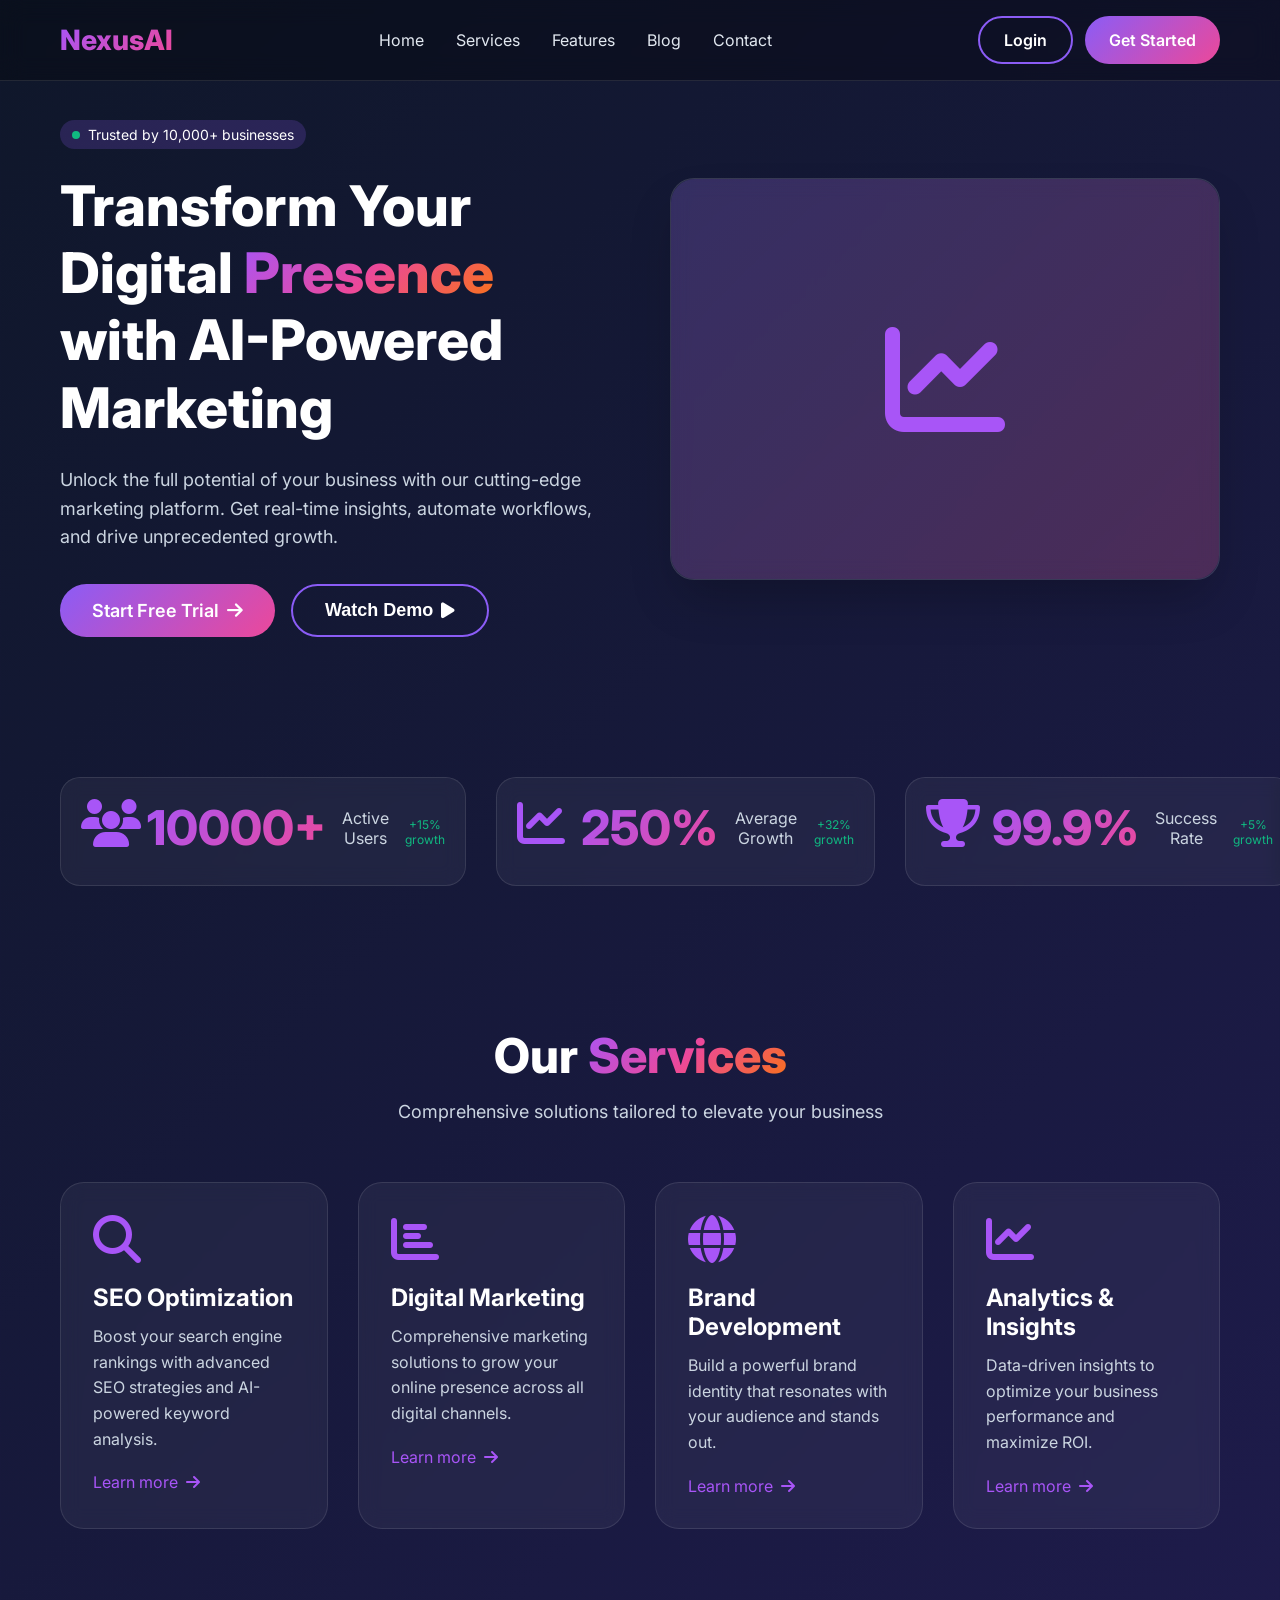
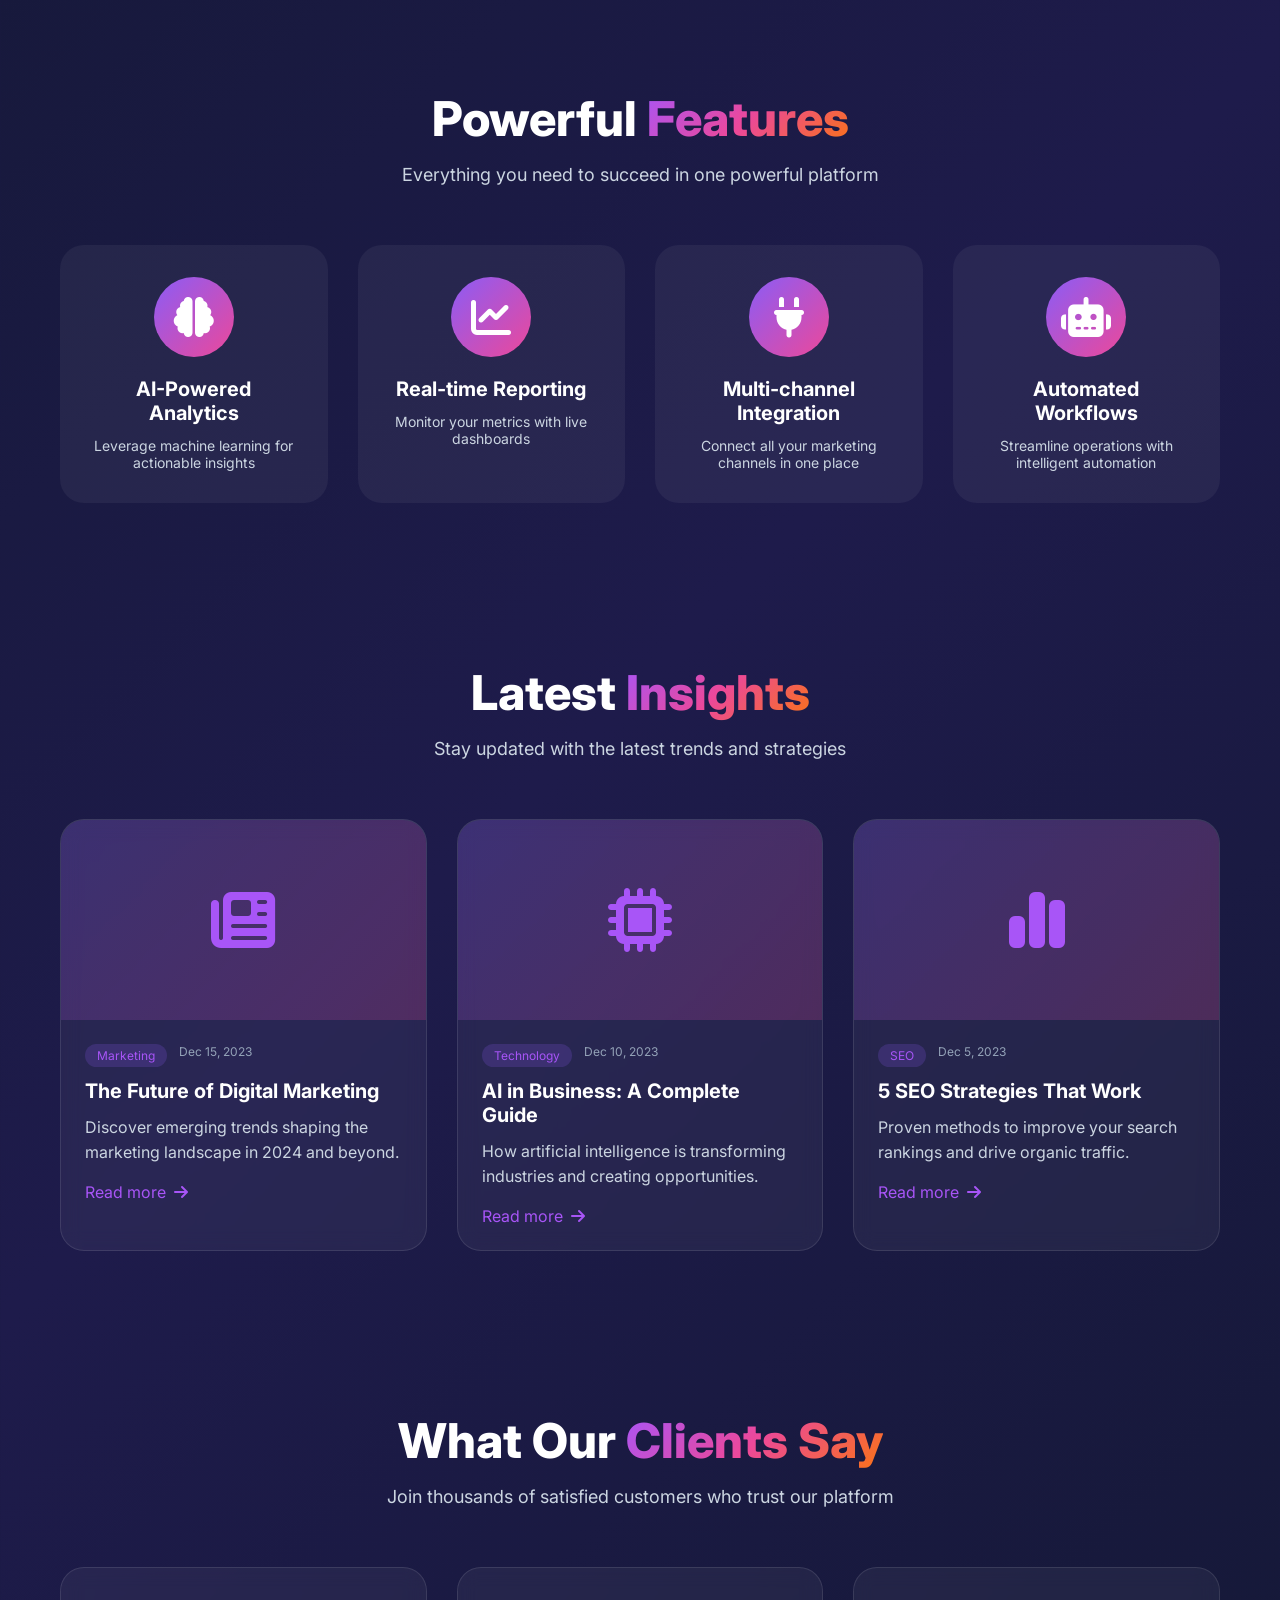
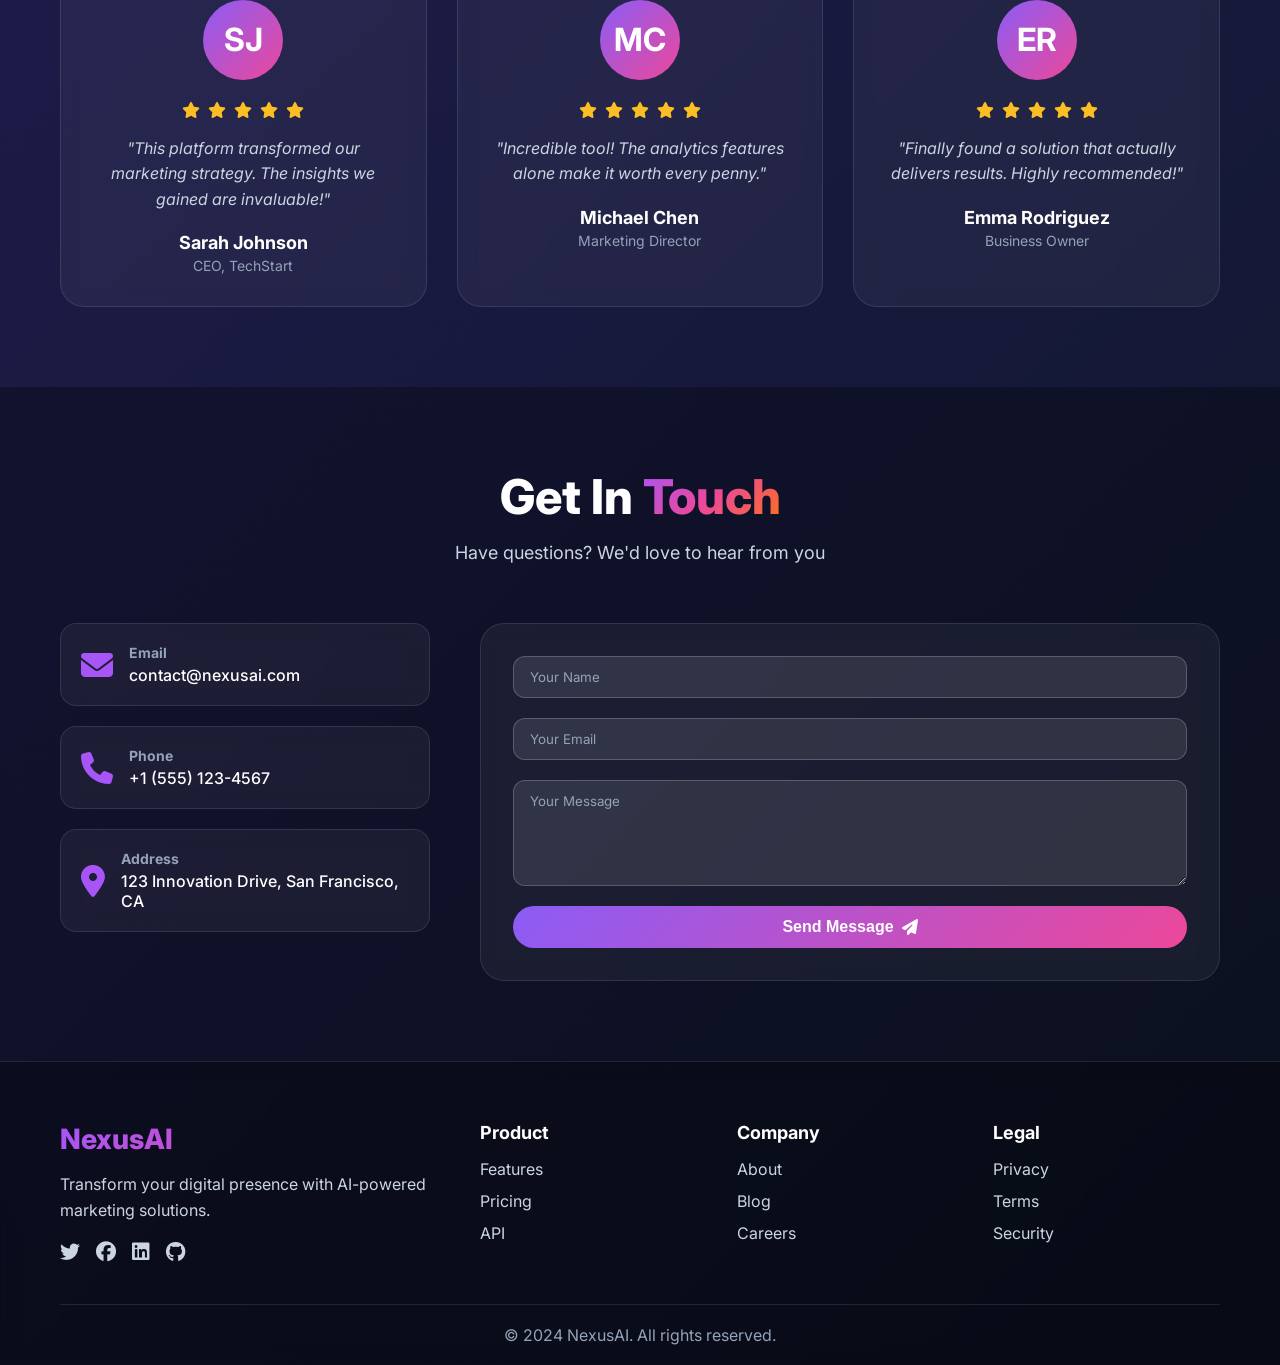
<file: index.html>
<!DOCTYPE html>
<html lang="en">
<head>
    <meta charset="UTF-8">
    <meta name="viewport" content="width=device-width, initial-scale=1.0">
    <title>NexusAI - Premium Marketing Platform</title>
    <link rel="stylesheet" href="style.css">
    <link href="https://fonts.googleapis.com/css2?family=Inter:wght@300;400;500;600;700;800&display=swap" rel="stylesheet">
    <link rel="stylesheet" href="https://cdnjs.cloudflare.com/ajax/libs/font-awesome/6.4.0/css/all.min.css">
</head>
<body>
    <!-- Navbar -->
    <nav class="navbar" id="navbar">
        <div class="container">
            <div class="nav-content">
                <div class="logo">NexusAI</div>
                <div class="nav-links" id="navLinks">
                    <a href="index.html">Home</a>
                    <a href="#services">Services</a>
                    <a href="#features">Features</a>
                    <a href="#blog">Blog</a>
                    <a href="#contact">Contact</a>
                </div>
                <div class="nav-buttons" id="navButtons">
                    <a href="login.html" class="btn-outline">Login</a>
                    <a href="signup.html" class="btn-primary">Get Started</a>
                </div>
                <div class="mobile-menu-btn" onclick="toggleMobileMenu()">
                    <i class="fas fa-bars"></i>
                </div>
            </div>
        </div>
    </nav>

    <!-- Mobile Menu -->
    <div class="mobile-menu" id="mobileMenu">
        <a href="index.html">Home</a>
        <a href="#services">Services</a>
        <a href="#features">Features</a>
        <a href="#blog">Blog</a>
        <a href="#contact">Contact</a>
        <a href="login.html" class="mobile-login">Login</a>
        <a href="signup.html" class="mobile-signup">Sign Up</a>
    </div>

    <!-- Hero Section -->
    <section class="hero">
        <div class="container">
            <div class="hero-content">
                <div class="hero-text">
                    <div class="hero-badge">
                        <span class="badge-dot"></span>
                        Trusted by 10,000+ businesses
                    </div>
                    <h1 class="hero-title">
                        Transform Your Digital
                        <span class="gradient-text">Presence</span>
                        with AI-Powered Marketing
                    </h1>
                    <p class="hero-description">
                        Unlock the full potential of your business with our cutting-edge marketing platform.
                        Get real-time insights, automate workflows, and drive unprecedented growth.
                    </p>
                    <div class="hero-buttons">
                        <a href="signup.html" class="btn-primary btn-large">
                            Start Free Trial <i class="fas fa-arrow-right"></i>
                        </a>
                        <button class="btn-outline btn-large" onclick="showDemo()">
                            Watch Demo <i class="fas fa-play"></i>
                        </button>
                    </div>
                </div>
                <div class="hero-image">
                    <div class="glass-card floating">
                        <div class="hero-graphic">
                            <i class="fas fa-chart-line"></i>
                        </div>
                    </div>
                </div>
            </div>
        </div>
    </section>

    <!-- Stats Section -->
    <section class="stats">
        <div class="container">
            <div class="stats-grid">
                <div class="stat-card">
                    <i class="fas fa-users stat-icon"></i>
                    <div class="stat-number" data-target="10000">0</div>
                    <div class="stat-label">Active Users</div>
                    <div class="stat-change positive">+15% growth</div>
                </div>
                <div class="stat-card">
                    <i class="fas fa-chart-line stat-icon"></i>
                    <div class="stat-number" data-target="250">0</div>
                    <div class="stat-label">Average Growth</div>
                    <div class="stat-change positive">+32% growth</div>
                </div>
                <div class="stat-card">
                    <i class="fas fa-trophy stat-icon"></i>
                    <div class="stat-number" data-target="99">0</div>
                    <div class="stat-label">Success Rate</div>
                    <div class="stat-change positive">+5% growth</div>
                </div>
            </div>
        </div>
    </section>

    <!-- Services Section -->
    <section id="services" class="services">
        <div class="container">
            <div class="section-header">
                <h2 class="section-title">Our <span class="gradient-text">Services</span></h2>
                <p class="section-subtitle">Comprehensive solutions tailored to elevate your business</p>
            </div>
            <div class="services-grid">
                <div class="service-card">
                    <i class="fas fa-search service-icon"></i>
                    <h3>SEO Optimization</h3>
                    <p>Boost your search engine rankings with advanced SEO strategies and AI-powered keyword analysis.</p>
                    <a href="#" class="service-link">Learn more <i class="fas fa-arrow-right"></i></a>
                </div>
                <div class="service-card">
                    <i class="fas fa-chart-bar service-icon"></i>
                    <h3>Digital Marketing</h3>
                    <p>Comprehensive marketing solutions to grow your online presence across all digital channels.</p>
                    <a href="#" class="service-link">Learn more <i class="fas fa-arrow-right"></i></a>
                </div>
                <div class="service-card">
                    <i class="fas fa-globe service-icon"></i>
                    <h3>Brand Development</h3>
                    <p>Build a powerful brand identity that resonates with your audience and stands out.</p>
                    <a href="#" class="service-link">Learn more <i class="fas fa-arrow-right"></i></a>
                </div>
                <div class="service-card">
                    <i class="fas fa-chart-line service-icon"></i>
                    <h3>Analytics & Insights</h3>
                    <p>Data-driven insights to optimize your business performance and maximize ROI.</p>
                    <a href="#" class="service-link">Learn more <i class="fas fa-arrow-right"></i></a>
                </div>
            </div>
        </div>
    </section>

    <!-- Features Section -->
    <section id="features" class="features">
        <div class="container">
            <div class="section-header">
                <h2 class="section-title">Powerful <span class="gradient-text">Features</span></h2>
                <p class="section-subtitle">Everything you need to succeed in one powerful platform</p>
            </div>
            <div class="features-grid">
                <div class="feature-card">
                    <div class="feature-icon-wrapper">
                        <i class="fas fa-brain"></i>
                    </div>
                    <h3>AI-Powered Analytics</h3>
                    <p>Leverage machine learning for actionable insights</p>
                </div>
                <div class="feature-card">
                    <div class="feature-icon-wrapper">
                        <i class="fas fa-chart-line"></i>
                    </div>
                    <h3>Real-time Reporting</h3>
                    <p>Monitor your metrics with live dashboards</p>
                </div>
                <div class="feature-card">
                    <div class="feature-icon-wrapper">
                        <i class="fas fa-plug"></i>
                    </div>
                    <h3>Multi-channel Integration</h3>
                    <p>Connect all your marketing channels in one place</p>
                </div>
                <div class="feature-card">
                    <div class="feature-icon-wrapper">
                        <i class="fas fa-robot"></i>
                    </div>
                    <h3>Automated Workflows</h3>
                    <p>Streamline operations with intelligent automation</p>
                </div>
            </div>
        </div>
    </section>

    <!-- Blog Section -->
    <section id="blog" class="blog">
        <div class="container">
            <div class="section-header">
                <h2 class="section-title">Latest <span class="gradient-text">Insights</span></h2>
                <p class="section-subtitle">Stay updated with the latest trends and strategies</p>
            </div>
            <div class="blog-grid">
                <div class="blog-card">
                    <div class="blog-image">
                        <i class="fas fa-newspaper"></i>
                    </div>
                    <div class="blog-content">
                        <div class="blog-meta">
                            <span class="blog-category">Marketing</span>
                            <span class="blog-date">Dec 15, 2023</span>
                        </div>
                        <h3>The Future of Digital Marketing</h3>
                        <p>Discover emerging trends shaping the marketing landscape in 2024 and beyond.</p>
                        <a href="#" class="blog-link">Read more <i class="fas fa-arrow-right"></i></a>
                    </div>
                </div>
                <div class="blog-card">
                    <div class="blog-image">
                        <i class="fas fa-microchip"></i>
                    </div>
                    <div class="blog-content">
                        <div class="blog-meta">
                            <span class="blog-category">Technology</span>
                            <span class="blog-date">Dec 10, 2023</span>
                        </div>
                        <h3>AI in Business: A Complete Guide</h3>
                        <p>How artificial intelligence is transforming industries and creating opportunities.</p>
                        <a href="#" class="blog-link">Read more <i class="fas fa-arrow-right"></i></a>
                    </div>
                </div>
                <div class="blog-card">
                    <div class="blog-image">
                        <i class="fas fa-chart-simple"></i>
                    </div>
                    <div class="blog-content">
                        <div class="blog-meta">
                            <span class="blog-category">SEO</span>
                            <span class="blog-date">Dec 5, 2023</span>
                        </div>
                        <h3>5 SEO Strategies That Work</h3>
                        <p>Proven methods to improve your search rankings and drive organic traffic.</p>
                        <a href="#" class="blog-link">Read more <i class="fas fa-arrow-right"></i></a>
                    </div>
                </div>
            </div>
        </div>
    </section>

    <!-- Testimonials Section -->
    <section class="testimonials">
        <div class="container">
            <div class="section-header">
                <h2 class="section-title">What Our <span class="gradient-text">Clients Say</span></h2>
                <p class="section-subtitle">Join thousands of satisfied customers who trust our platform</p>
            </div>
            <div class="testimonials-grid">
                <div class="testimonial-card">
                    <div class="testimonial-avatar">SJ</div>
                    <div class="testimonial-rating">
                        <i class="fas fa-star"></i>
                        <i class="fas fa-star"></i>
                        <i class="fas fa-star"></i>
                        <i class="fas fa-star"></i>
                        <i class="fas fa-star"></i>
                    </div>
                    <p class="testimonial-text">"This platform transformed our marketing strategy. The insights we gained are invaluable!"</p>
                    <h4 class="testimonial-name">Sarah Johnson</h4>
                    <p class="testimonial-role">CEO, TechStart</p>
                </div>
                <div class="testimonial-card">
                    <div class="testimonial-avatar">MC</div>
                    <div class="testimonial-rating">
                        <i class="fas fa-star"></i>
                        <i class="fas fa-star"></i>
                        <i class="fas fa-star"></i>
                        <i class="fas fa-star"></i>
                        <i class="fas fa-star"></i>
                    </div>
                    <p class="testimonial-text">"Incredible tool! The analytics features alone make it worth every penny."</p>
                    <h4 class="testimonial-name">Michael Chen</h4>
                    <p class="testimonial-role">Marketing Director</p>
                </div>
                <div class="testimonial-card">
                    <div class="testimonial-avatar">ER</div>
                    <div class="testimonial-rating">
                        <i class="fas fa-star"></i>
                        <i class="fas fa-star"></i>
                        <i class="fas fa-star"></i>
                        <i class="fas fa-star"></i>
                        <i class="fas fa-star"></i>
                    </div>
                    <p class="testimonial-text">"Finally found a solution that actually delivers results. Highly recommended!"</p>
                    <h4 class="testimonial-name">Emma Rodriguez</h4>
                    <p class="testimonial-role">Business Owner</p>
                </div>
            </div>
        </div>
    </section>

    <!-- Contact Section -->
    <section id="contact" class="contact">
        <div class="container">
            <div class="section-header">
                <h2 class="section-title">Get In <span class="gradient-text">Touch</span></h2>
                <p class="section-subtitle">Have questions? We'd love to hear from you</p>
            </div>
            <div class="contact-wrapper">
                <div class="contact-info">
                    <div class="contact-card">
                        <i class="fas fa-envelope"></i>
                        <div>
                            <h4>Email</h4>
                            <p>contact@nexusai.com</p>
                        </div>
                    </div>
                    <div class="contact-card">
                        <i class="fas fa-phone"></i>
                        <div>
                            <h4>Phone</h4>
                            <p>+1 (555) 123-4567</p>
                        </div>
                    </div>
                    <div class="contact-card">
                        <i class="fas fa-map-marker-alt"></i>
                        <div>
                            <h4>Address</h4>
                            <p>123 Innovation Drive, San Francisco, CA</p>
                        </div>
                    </div>
                </div>
                <form class="contact-form" id="contactForm">
                    <input type="text" id="contactName" placeholder="Your Name" required>
                    <input type="email" id="contactEmail" placeholder="Your Email" required>
                    <textarea id="contactMessage" rows="5" placeholder="Your Message" required></textarea>
                    <button type="submit" class="btn-primary btn-block">Send Message <i class="fas fa-paper-plane"></i></button>
                </form>
            </div>
        </div>
    </section>

    <!-- Footer -->
    <footer class="footer">
        <div class="container">
            <div class="footer-content">
                <div class="footer-brand">
                    <div class="logo">NexusAI</div>
                    <p>Transform your digital presence with AI-powered marketing solutions.</p>
                    <div class="social-links">
                        <a href="#"><i class="fab fa-twitter"></i></a>
                        <a href="#"><i class="fab fa-facebook"></i></a>
                        <a href="#"><i class="fab fa-linkedin"></i></a>
                        <a href="#"><i class="fab fa-github"></i></a>
                    </div>
                </div>
                <div class="footer-links">
                    <div class="footer-column">
                        <h4>Product</h4>
                        <a href="#">Features</a>
                        <a href="#">Pricing</a>
                        <a href="#">API</a>
                    </div>
                    <div class="footer-column">
                        <h4>Company</h4>
                        <a href="#">About</a>
                        <a href="#">Blog</a>
                        <a href="#">Careers</a>
                    </div>
                    <div class="footer-column">
                        <h4>Legal</h4>
                        <a href="#">Privacy</a>
                        <a href="#">Terms</a>
                        <a href="#">Security</a>
                    </div>
                </div>
            </div>
            <div class="footer-bottom">
                <p>&copy; 2024 NexusAI. All rights reserved.</p>
            </div>
        </div>
    </footer>

    <!-- Toast Notification -->
    <div id="toast" class="toast"></div>

    <script src="script.js"></script>
</body>
</html>
</file>
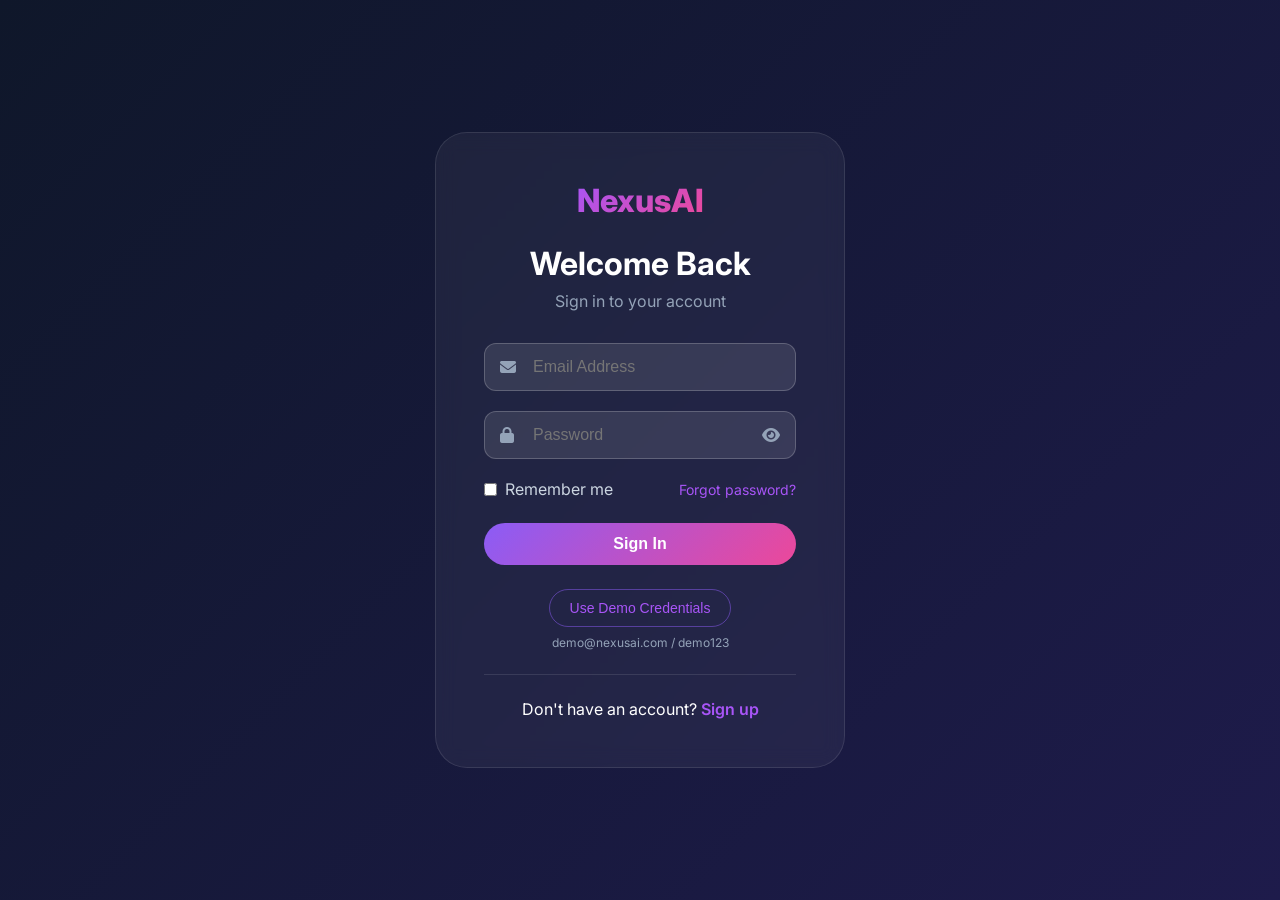
<file: login.html>
<!DOCTYPE html>
<html lang="en">
<head>
    <meta charset="UTF-8">
    <meta name="viewport" content="width=device-width, initial-scale=1.0">
    <title>Login - NexusAI</title>
    <link rel="stylesheet" href="style.css">
    <link href="https://fonts.googleapis.com/css2?family=Inter:wght@300;400;500;600;700;800&display=swap" rel="stylesheet">
    <link rel="stylesheet" href="https://cdnjs.cloudflare.com/ajax/libs/font-awesome/6.4.0/css/all.min.css">
</head>
<body class="auth-page">
    <div class="auth-container">
        <div class="auth-card">
            <div class="auth-header">
                <a href="index.html" class="auth-logo">NexusAI</a>
                <h2>Welcome Back</h2>
                <p>Sign in to your account</p>
            </div>
            <form id="loginForm">
                <div class="input-group">
                    <i class="fas fa-envelope"></i>
                    <input type="email" id="loginEmail" placeholder="Email Address" required>
                </div>
                <div class="input-group">
                    <i class="fas fa-lock"></i>
                    <input type="password" id="loginPassword" placeholder="Password" required>
                    <i class="fas fa-eye toggle-password" onclick="togglePassword('loginPassword')"></i>
                </div>
                <div class="auth-options">
                    <label class="checkbox">
                        <input type="checkbox"> Remember me
                    </label>
                    <a href="#" class="forgot-link">Forgot password?</a>
                </div>
                <button type="submit" class="btn-primary btn-block">Sign In</button>
            </form>
            <div class="demo-credentials">
                <button type="button" class="btn-demo" onclick="fillDemoCredentials()">
                    Use Demo Credentials
                </button>
                <p class="demo-info">demo@nexusai.com / demo123</p>
            </div>
            <div class="auth-footer">
                <p>Don't have an account? <a href="signup.html">Sign up</a></p>
            </div>
        </div>
    </div>
    <script src="script.js"></script>
</body>
</html>
</file>
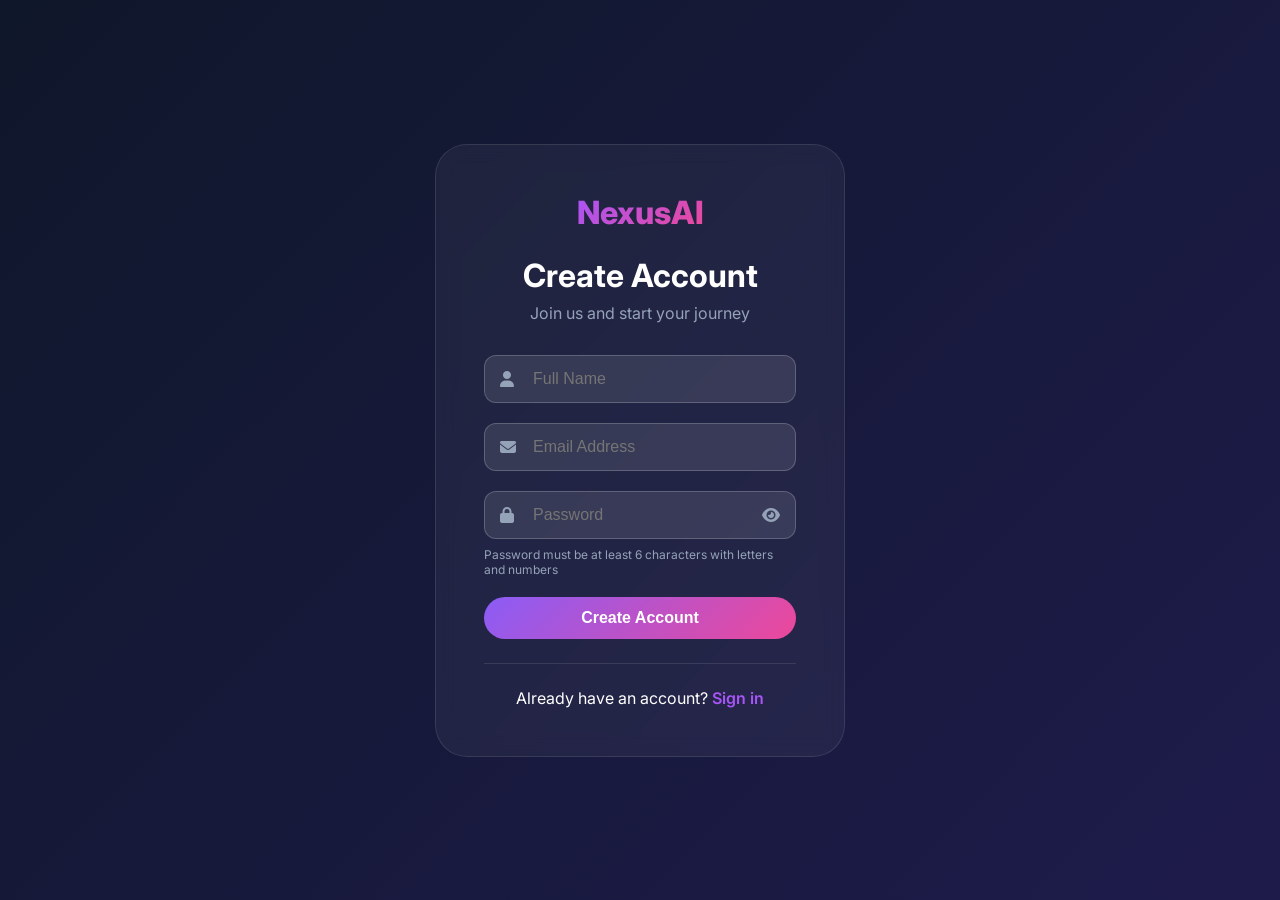
<file: signup.html>
<!DOCTYPE html>
<html lang="en">
<head>
    <meta charset="UTF-8">
    <meta name="viewport" content="width=device-width, initial-scale=1.0">
    <title>Sign Up - NexusAI</title>
    <link rel="stylesheet" href="style.css">
    <link href="https://fonts.googleapis.com/css2?family=Inter:wght@300;400;500;600;700;800&display=swap" rel="stylesheet">
    <link rel="stylesheet" href="https://cdnjs.cloudflare.com/ajax/libs/font-awesome/6.4.0/css/all.min.css">
</head>
<body class="auth-page">
    <div class="auth-container">
        <div class="auth-card">
            <div class="auth-header">
                <a href="index.html" class="auth-logo">NexusAI</a>
                <h2>Create Account</h2>
                <p>Join us and start your journey</p>
            </div>
            <form id="signupForm">
                <div class="input-group">
                    <i class="fas fa-user"></i>
                    <input type="text" id="signupName" placeholder="Full Name" required>
                </div>
                <div class="input-group">
                    <i class="fas fa-envelope"></i>
                    <input type="email" id="signupEmail" placeholder="Email Address" required>
                </div>
                <div class="input-group">
                    <i class="fas fa-lock"></i>
                    <input type="password" id="signupPassword" placeholder="Password" required>
                    <i class="fas fa-eye toggle-password" onclick="togglePassword('signupPassword')"></i>
                </div>
                <div class="password-requirements">
                    <p>Password must be at least 6 characters with letters and numbers</p>
                </div>
                <button type="submit" class="btn-primary btn-block">Create Account</button>
            </form>
            <div class="auth-footer">
                <p>Already have an account? <a href="login.html">Sign in</a></p>
            </div>
        </div>
    </div>
    <script src="script.js"></script>
</body>
</html>
</file>
<file: style.css>
/* ============================================
   GLOBAL STYLES
============================================ */
* {
    margin: 0;
    padding: 0;
    box-sizing: border-box;
}

body {
    font-family: 'Inter', sans-serif;
    background: linear-gradient(135deg, #0f172a 0%, #1e1b4b 50%, #0f172a 100%);
    color: #ffffff;
    min-height: 100vh;
    overflow-x: hidden;
}

html {
    scroll-behavior: smooth;
}

.container {
    max-width: 1200px;
    margin: 0 auto;
    padding: 0 20px;
}

/* Scrollbar Styling */
::-webkit-scrollbar {
    width: 8px;
}

::-webkit-scrollbar-track {
    background: rgba(255, 255, 255, 0.1);
    border-radius: 10px;
}

::-webkit-scrollbar-thumb {
    background: linear-gradient(135deg, #8b5cf6, #ec489a);
    border-radius: 10px;
}

::-webkit-scrollbar-thumb:hover {
    background: linear-gradient(135deg, #7c3aed, #db2777);
}

/* ============================================
   GLASSMORPHISM & UTILITY CLASSES
============================================ */
.glass-card {
    background: rgba(255, 255, 255, 0.05);
    backdrop-filter: blur(10px);
    border: 1px solid rgba(255, 255, 255, 0.1);
    border-radius: 24px;
    box-shadow: 0 25px 50px -12px rgba(0, 0, 0, 0.25);
}

.gradient-text {
    background: linear-gradient(135deg, #a855f7, #ec489a, #f97316);
    -webkit-background-clip: text;
    background-clip: text;
    color: transparent;
}

.btn-primary {
    background: linear-gradient(135deg, #8b5cf6, #ec489a);
    border: none;
    padding: 12px 24px;
    border-radius: 50px;
    color: white;
    font-weight: 600;
    cursor: pointer;
    transition: all 0.3s ease;
    display: inline-flex;
    align-items: center;
    gap: 8px;
    text-decoration: none;
    font-size: 16px;
}

.btn-primary:hover {
    transform: translateY(-2px);
    box-shadow: 0 10px 25px -5px rgba(139, 92, 246, 0.4);
}

.btn-primary:active {
    transform: translateY(0);
}

.btn-outline {
    background: transparent;
    border: 2px solid #8b5cf6;
    padding: 12px 24px;
    border-radius: 50px;
    color: white;
    font-weight: 600;
    cursor: pointer;
    transition: all 0.3s ease;
    display: inline-flex;
    align-items: center;
    gap: 8px;
    text-decoration: none;
}

.btn-outline:hover {
    background: rgba(139, 92, 246, 0.2);
    border-color: #a855f7;
}

.btn-large {
    padding: 14px 32px;
    font-size: 18px;
}

.btn-block {
    width: 100%;
    justify-content: center;
}

/* ============================================
   NAVBAR STYLES
============================================ */
.navbar {
    position: fixed;
    top: 0;
    width: 100%;
    z-index: 1000;
    transition: all 0.3s ease;
    background: rgba(0, 0, 0, 0.3);
    backdrop-filter: blur(12px);
    border-bottom: 1px solid rgba(255, 255, 255, 0.1);
}

.navbar.scrolled {
    background: rgba(0, 0, 0, 0.5);
    backdrop-filter: blur(12px);
}

.nav-content {
    display: flex;
    justify-content: space-between;
    align-items: center;
    padding: 16px 0;
}

.logo {
    font-size: 28px;
    font-weight: 800;
    background: linear-gradient(135deg, #a855f7, #ec489a);
    -webkit-background-clip: text;
    background-clip: text;
    color: transparent;
    cursor: pointer;
}

.nav-links {
    display: flex;
    gap: 32px;
}

.nav-links a {
    color: #e2e8f0;
    text-decoration: none;
    transition: color 0.3s ease;
}

.nav-links a:hover {
    color: #a855f7;
}

.nav-buttons {
    display: flex;
    gap: 12px;
}

.mobile-menu-btn {
    display: none;
    font-size: 24px;
    cursor: pointer;
}

.mobile-menu {
    display: none;
    position: fixed;
    top: 72px;
    left: 0;
    width: 100%;
    background: rgba(0, 0, 0, 0.95);
    backdrop-filter: blur(12px);
    padding: 20px;
    flex-direction: column;
    gap: 12px;
    z-index: 999;
    border-bottom: 1px solid rgba(255, 255, 255, 0.1);
}

.mobile-menu a {
    color: white;
    text-decoration: none;
    padding: 12px;
    border-radius: 12px;
    transition: all 0.3s ease;
}

.mobile-menu a:hover {
    background: rgba(139, 92, 246, 0.2);
}

.mobile-login, .mobile-signup {
    text-align: center;
}

.mobile-signup {
    background: linear-gradient(135deg, #8b5cf6, #ec489a);
}

/* ============================================
   HERO SECTION
============================================ */
.hero {
    padding: 120px 0 80px;
    overflow: hidden;
}

.hero-content {
    display: grid;
    grid-template-columns: 1fr 1fr;
    gap: 60px;
    align-items: center;
}

.hero-badge {
    display: inline-flex;
    align-items: center;
    gap: 8px;
    background: rgba(139, 92, 246, 0.2);
    padding: 6px 12px;
    border-radius: 50px;
    font-size: 14px;
    margin-bottom: 24px;
}

.badge-dot {
    width: 8px;
    height: 8px;
    background: #10b981;
    border-radius: 50%;
    animation: pulse 2s infinite;
}

@keyframes pulse {
    0%, 100% { opacity: 1; transform: scale(1); }
    50% { opacity: 0.5; transform: scale(1.2); }
}

.hero-title {
    font-size: 56px;
    font-weight: 800;
    line-height: 1.2;
    margin-bottom: 24px;
}

.hero-description {
    font-size: 18px;
    color: #cbd5e1;
    margin-bottom: 32px;
    line-height: 1.6;
}

.hero-buttons {
    display: flex;
    gap: 16px;
}

.hero-image {
    position: relative;
}

.floating {
    animation: float 6s ease-in-out infinite;
}

@keyframes float {
    0%, 100% { transform: translateY(0); }
    50% { transform: translateY(-20px); }
}

.hero-graphic {
    width: 100%;
    height: 400px;
    display: flex;
    align-items: center;
    justify-content: center;
    background: linear-gradient(135deg, rgba(139, 92, 246, 0.2), rgba(236, 72, 153, 0.2));
    border-radius: 24px;
}

.hero-graphic i {
    font-size: 120px;
    color: #a855f7;
}

/* ============================================
   STATS SECTION
============================================ */
.stats {
    padding: 60px 0;
}

.stats-grid {
    display: grid;
    grid-template-columns: repeat(3, 1fr);
    gap: 30px;
}

.stat-card {
    background: rgba(255, 255, 255, 0.05);
    backdrop-filter: blur(10px);
    border: 1px solid rgba(255, 255, 255, 0.1);
    border-radius: 24px;
    padding: 32px;
    text-align: center;
    transition: all 0.3s ease;
}

.stat-card:hover {
    transform: translateY(-5px);
    box-shadow: 0 20px 40px -12px rgba(0, 0, 0, 0.3);
    border-color: rgba(139, 92, 246, 0.5);
}

.stat-icon {
    font-size: 48px;
    color: #a855f7;
    margin-bottom: 16px;
}

.stat-number {
    font-size: 48px;
    font-weight: 800;
    margin-bottom: 8px;
    background: linear-gradient(135deg, #a855f7, #ec489a);
    -webkit-background-clip: text;
    background-clip: text;
    color: transparent;
}

.stat-label {
    color: #cbd5e1;
    margin-bottom: 8px;
}

.stat-change {
    font-size: 14px;
}

.stat-change.positive {
    color: #10b981;
}

.stat-change.negative {
    color: #ef4444;
}

/* ============================================
   SERVICES SECTION
============================================ */
.services, .features, .blog, .testimonials {
    padding: 80px 0;
}

.section-header {
    text-align: center;
    margin-bottom: 60px;
}

.section-title {
    font-size: 48px;
    font-weight: 800;
    margin-bottom: 16px;
}

.section-subtitle {
    font-size: 18px;
    color: #cbd5e1;
    max-width: 600px;
    margin: 0 auto;
}

.services-grid {
    display: grid;
    grid-template-columns: repeat(4, 1fr);
    gap: 30px;
}

.service-card {
    background: rgba(255, 255, 255, 0.05);
    backdrop-filter: blur(10px);
    border: 1px solid rgba(255, 255, 255, 0.1);
    border-radius: 24px;
    padding: 32px;
    transition: all 0.3s ease;
}

.service-card:hover {
    transform: translateY(-5px);
    border-color: rgba(139, 92, 246, 0.5);
    box-shadow: 0 20px 40px -12px rgba(0, 0, 0, 0.3);
}

.service-icon {
    font-size: 48px;
    color: #a855f7;
    margin-bottom: 20px;
}

.service-card h3 {
    font-size: 24px;
    margin-bottom: 12px;
}

.service-card p {
    color: #cbd5e1;
    line-height: 1.6;
    margin-bottom: 20px;
}

.service-link {
    color: #a855f7;
    text-decoration: none;
    display: inline-flex;
    align-items: center;
    gap: 8px;
    transition: gap 0.3s ease;
}

.service-link:hover {
    gap: 12px;
}

/* ============================================
   FEATURES SECTION
============================================ */
.features-grid {
    display: grid;
    grid-template-columns: repeat(4, 1fr);
    gap: 30px;
}

.feature-card {
    text-align: center;
    padding: 32px;
    background: rgba(255, 255, 255, 0.05);
    border-radius: 24px;
    transition: all 0.3s ease;
}

.feature-card:hover {
    transform: scale(1.05);
    background: rgba(139, 92, 246, 0.1);
}

.feature-icon-wrapper {
    width: 80px;
    height: 80px;
    background: linear-gradient(135deg, #8b5cf6, #ec489a);
    border-radius: 50%;
    display: flex;
    align-items: center;
    justify-content: center;
    margin: 0 auto 20px;
}

.feature-icon-wrapper i {
    font-size: 40px;
    color: white;
}

.feature-card h3 {
    font-size: 20px;
    margin-bottom: 12px;
}

.feature-card p {
    color: #cbd5e1;
    font-size: 14px;
}

/* ============================================
   BLOG SECTION
============================================ */
.blog-grid {
    display: grid;
    grid-template-columns: repeat(3, 1fr);
    gap: 30px;
}

.blog-card {
    background: rgba(255, 255, 255, 0.05);
    backdrop-filter: blur(10px);
    border: 1px solid rgba(255, 255, 255, 0.1);
    border-radius: 24px;
    overflow: hidden;
    transition: all 0.3s ease;
}

.blog-card:hover {
    transform: translateY(-5px);
    border-color: rgba(139, 92, 246, 0.5);
}

.blog-image {
    height: 200px;
    background: linear-gradient(135deg, rgba(139, 92, 246, 0.2), rgba(236, 72, 153, 0.2));
    display: flex;
    align-items: center;
    justify-content: center;
}

.blog-image i {
    font-size: 64px;
    color: #a855f7;
}

.blog-content {
    padding: 24px;
}

.blog-meta {
    display: flex;
    gap: 12px;
    margin-bottom: 12px;
}

.blog-category {
    background: rgba(139, 92, 246, 0.2);
    padding: 4px 12px;
    border-radius: 50px;
    font-size: 12px;
    color: #a855f7;
}

.blog-date {
    color: #94a3b8;
    font-size: 12px;
}

.blog-card h3 {
    font-size: 20px;
    margin-bottom: 12px;
}

.blog-card p {
    color: #cbd5e1;
    margin-bottom: 16px;
    line-height: 1.6;
}

.blog-link {
    color: #a855f7;
    text-decoration: none;
    display: inline-flex;
    align-items: center;
    gap: 8px;
    transition: gap 0.3s ease;
}

.blog-link:hover {
    gap: 12px;
}

/* ============================================
   TESTIMONIALS SECTION
============================================ */
.testimonials-grid {
    display: grid;
    grid-template-columns: repeat(3, 1fr);
    gap: 30px;
}

.testimonial-card {
    background: rgba(255, 255, 255, 0.05);
    backdrop-filter: blur(10px);
    border: 1px solid rgba(255, 255, 255, 0.1);
    border-radius: 24px;
    padding: 32px;
    text-align: center;
    transition: all 0.3s ease;
}

.testimonial-card:hover {
    transform: translateY(-5px);
    border-color: rgba(139, 92, 246, 0.5);
}

.testimonial-avatar {
    width: 80px;
    height: 80px;
    background: linear-gradient(135deg, #8b5cf6, #ec489a);
    border-radius: 50%;
    display: flex;
    align-items: center;
    justify-content: center;
    margin: 0 auto 20px;
    font-size: 32px;
    font-weight: bold;
}

.testimonial-rating {
    margin-bottom: 16px;
}

.testimonial-rating i {
    color: #fbbf24;
    margin: 0 2px;
}

.testimonial-text {
    color: #cbd5e1;
    font-style: italic;
    margin-bottom: 20px;
    line-height: 1.6;
}

.testimonial-name {
    font-size: 18px;
    margin-bottom: 4px;
}

.testimonial-role {
    color: #94a3b8;
    font-size: 14px;
}

/* ============================================
   CONTACT SECTION
============================================ */
.contact {
    padding: 80px 0;
    background: rgba(0, 0, 0, 0.3);
}

.contact-wrapper {
    display: grid;
    grid-template-columns: 1fr 2fr;
    gap: 50px;
}

.contact-info {
    display: flex;
    flex-direction: column;
    gap: 20px;
}

.contact-card {
    background: rgba(255, 255, 255, 0.05);
    backdrop-filter: blur(10px);
    border: 1px solid rgba(255, 255, 255, 0.1);
    border-radius: 16px;
    padding: 20px;
    display: flex;
    align-items: center;
    gap: 16px;
    transition: all 0.3s ease;
}

.contact-card:hover {
    transform: translateX(5px);
    border-color: rgba(139, 92, 246, 0.5);
}

.contact-card i {
    font-size: 32px;
    color: #a855f7;
}

.contact-card h4 {
    font-size: 14px;
    color: #94a3b8;
    margin-bottom: 4px;
}

.contact-card p {
    font-size: 16px;
    font-weight: 500;
}

.contact-form {
    background: rgba(255, 255, 255, 0.05);
    backdrop-filter: blur(10px);
    border: 1px solid rgba(255, 255, 255, 0.1);
    border-radius: 24px;
    padding: 32px;
    display: flex;
    flex-direction: column;
    gap: 20px;
}

.contact-form input,
.contact-form textarea {
    background: rgba(255, 255, 255, 0.1);
    border: 1px solid rgba(255, 255, 255, 0.2);
    border-radius: 12px;
    padding: 12px 16px;
    color: white;
    font-family: inherit;
    transition: all 0.3s ease;
}

.contact-form input:focus,
.contact-form textarea:focus {
    outline: none;
    border-color: #a855f7;
    background: rgba(139, 92, 246, 0.1);
}

.contact-form input::placeholder,
.contact-form textarea::placeholder {
    color: #94a3b8;
}

/* ============================================
   FOOTER
============================================ */
.footer {
    background: rgba(0, 0, 0, 0.5);
    backdrop-filter: blur(10px);
    border-top: 1px solid rgba(255, 255, 255, 0.1);
    padding: 60px 0 20px;
}

.footer-content {
    display: grid;
    grid-template-columns: 1fr 2fr;
    gap: 50px;
    margin-bottom: 40px;
}

.footer-brand p {
    color: #cbd5e1;
    margin: 16px 0;
    line-height: 1.6;
}

.social-links {
    display: flex;
    gap: 16px;
}

.social-links a {
    color: #cbd5e1;
    font-size: 20px;
    transition: color 0.3s ease;
}

.social-links a:hover {
    color: #a855f7;
}

.footer-links {
    display: grid;
    grid-template-columns: repeat(3, 1fr);
    gap: 30px;
}

.footer-column h4 {
    margin-bottom: 16px;
    font-size: 18px;
}

.footer-column a {
    display: block;
    color: #cbd5e1;
    text-decoration: none;
    margin-bottom: 12px;
    transition: color 0.3s ease;
}

.footer-column a:hover {
    color: #a855f7;
}

.footer-bottom {
    text-align: center;
    padding-top: 20px;
    border-top: 1px solid rgba(255, 255, 255, 0.1);
    color: #94a3b8;
}

/* ============================================
   AUTH PAGES (Login/Signup)
============================================ */
.auth-page {
    display: flex;
    align-items: center;
    justify-content: center;
    min-height: 100vh;
    background: linear-gradient(135deg, #0f172a 0%, #1e1b4b 100%);
}

.auth-container {
    width: 100%;
    max-width: 450px;
    padding: 20px;
}

.auth-card {
    background: rgba(255, 255, 255, 0.05);
    backdrop-filter: blur(10px);
    border: 1px solid rgba(255, 255, 255, 0.1);
    border-radius: 32px;
    padding: 48px;
}

.auth-header {
    text-align: center;
    margin-bottom: 32px;
}

.auth-logo {
    font-size: 32px;
    font-weight: 800;
    background: linear-gradient(135deg, #a855f7, #ec489a);
    -webkit-background-clip: text;
    background-clip: text;
    color: transparent;
    text-decoration: none;
    display: inline-block;
    margin-bottom: 24px;
}

.auth-header h2 {
    font-size: 32px;
    margin-bottom: 8px;
}

.auth-header p {
    color: #94a3b8;
}

.input-group {
    position: relative;
    margin-bottom: 20px;
}

.input-group i:first-child {
    position: absolute;
    left: 16px;
    top: 50%;
    transform: translateY(-50%);
    color: #94a3b8;
}

.input-group input {
    width: 100%;
    padding: 14px 16px 14px 48px;
    background: rgba(255, 255, 255, 0.1);
    border: 1px solid rgba(255, 255, 255, 0.2);
    border-radius: 12px;
    color: white;
    font-size: 16px;
    transition: all 0.3s ease;
}

.input-group input:focus {
    outline: none;
    border-color: #a855f7;
    background: rgba(139, 92, 246, 0.1);
}

.toggle-password {
    position: absolute;
    right: 16px;
    top: 50%;
    transform: translateY(-50%);
    cursor: pointer;
    color: #94a3b8;
}

.auth-options {
    display: flex;
    justify-content: space-between;
    align-items: center;
    margin-bottom: 24px;
}

.checkbox {
    display: flex;
    align-items: center;
    gap: 8px;
    color: #cbd5e1;
    cursor: pointer;
}

.forgot-link {
    color: #a855f7;
    text-decoration: none;
    font-size: 14px;
}

.forgot-link:hover {
    text-decoration: underline;
}

.password-requirements {
    font-size: 12px;
    color: #94a3b8;
    margin-top: -12px;
    margin-bottom: 20px;
}

.demo-credentials {
    margin: 24px 0;
    text-align: center;
}

.btn-demo {
    background: transparent;
    border: 1px solid rgba(139, 92, 246, 0.5);
    padding: 10px 20px;
    border-radius: 50px;
    color: #a855f7;
    cursor: pointer;
    font-size: 14px;
    transition: all 0.3s ease;
}

.btn-demo:hover {
    background: rgba(139, 92, 246, 0.2);
}

.demo-info {
    font-size: 12px;
    color: #94a3b8;
    margin-top: 8px;
}

.auth-footer {
    text-align: center;
    margin-top: 24px;
    padding-top: 24px;
    border-top: 1px solid rgba(255, 255, 255, 0.1);
}

.auth-footer a {
    color: #a855f7;
    text-decoration: none;
    font-weight: 600;
}

.auth-footer a:hover {
    text-decoration: underline;
}

/* ============================================
   DASHBOARD PAGE
============================================ */
.dashboard-page {
    background: linear-gradient(135deg, #0f172a 0%, #1e1b4b 100%);
}

.dashboard-navbar {
    position: fixed;
    top: 0;
    width: 100%;
    background: rgba(0, 0, 0, 0.5);
    backdrop-filter: blur(12px);
    border-bottom: 1px solid rgba(255, 255, 255, 0.1);
    z-index: 1000;
}

.dashboard-nav-content {
    display: flex;
    justify-content: space-between;
    align-items: center;
    padding: 16px 0;
}

.dashboard-nav-right {
    display: flex;
    gap: 12px;
    align-items: center;
}

.icon-btn {
    background: rgba(255, 255, 255, 0.1);
    border: none;
    width: 40px;
    height: 40px;
    border-radius: 50%;
    color: white;
    cursor: pointer;
    transition: all 0.3s ease;
}

.icon-btn:hover {
    background: rgba(139, 92, 246, 0.3);
}

.logout-btn {
    background: rgba(239, 68, 68, 0.2);
    border: none;
    padding: 8px 20px;
    border-radius: 50px;
    color: #ef4444;
    cursor: pointer;
    display: flex;
    align-items: center;
    gap: 8px;
    transition: all 0.3s ease;
}

.logout-btn:hover {
    background: rgba(239, 68, 68, 0.3);
}

.dashboard-container {
    padding-top: 100px;
    padding-bottom: 60px;
}

.welcome-card {
    padding: 40px;
    margin-bottom: 40px;
}

.welcome-content h1 {
    font-size: 36px;
    margin-bottom: 12px;
}

.date-time {
    margin-top: 16px;
    color: #94a3b8;
    display: flex;
    align-items: center;
    gap: 8px;
}

.dashboard-stats {
    display: grid;
    grid-template-columns: repeat(4, 1fr);
    gap: 20px;
    margin-bottom: 40px;
}

.stat-card {
    background: rgba(255, 255, 255, 0.05);
    backdrop-filter: blur(10px);
    border: 1px solid rgba(255, 255, 255, 0.1);
    border-radius: 20px;
    padding: 20px;
    display: flex;
    align-items: center;
    gap: 16px;
}

.stat-icon {
    width: 50px;
    height: 50px;
    border-radius: 12px;
    display: flex;
    align-items: center;
    justify-content: center;
}

.stat-icon.blue {
    background: rgba(59, 130, 246, 0.2);
}
.stat-icon.green {
    background: rgba(16, 185, 129, 0.2);
}
.stat-icon.purple {
    background: rgba(139, 92, 246, 0.2);
}
.stat-icon.orange {
    background: rgba(249, 115, 22, 0.2);
}

.stat-icon i {
    font-size: 24px;
}

.stat-icon.blue i { color: #3b82f6; }
.stat-icon.green i { color: #10b981; }
.stat-icon.purple i { color: #8b5cf6; }
.stat-icon.orange i { color: #f97316; }

.stat-info h3 {
    font-size: 28px;
    font-weight: 700;
    margin-bottom: 4px;
}

.stat-info p {
    color: #94a3b8;
    font-size: 14px;
    margin-bottom: 4px;
}

.stat-change {
    font-size: 12px;
}

.stat-change.positive {
    color: #10b981;
}

.dashboard-grid {
    display: grid;
    grid-template-columns: repeat(2, 1fr);
    gap: 30px;
    margin-bottom: 40px;
}

.dashboard-card {
    background: rgba(255, 255, 255, 0.05);
    backdrop-filter: blur(10px);
    border: 1px solid rgba(255, 255, 255, 0.1);
    border-radius: 24px;
    padding: 32px;
}

.dashboard-card h2 {
    font-size: 24px;
    margin-bottom: 24px;
    display: flex;
    align-items: center;
    gap: 12px;
}

.info-item {
    display: flex;
    align-items: center;
    gap: 16px;
    padding: 16px;
    background: rgba(255, 255, 255, 0.05);
    border-radius: 12px;
    margin-bottom: 12px;
}

.info-item i {
    font-size: 24px;
    color: #8b5cf6;
}

.info-item label {
    font-size: 12px;
    color: #94a3b8;
    display: block;
    margin-bottom: 4px;
}

.info-item p {
    font-size: 16px;
    font-weight: 500;
}

.badge {
    background: #10b981;
    padding: 2px 8px;
    border-radius: 50px;
    font-size: 10px;
    margin-left: 8px;
}

.activity-list {
    display: flex;
    flex-direction: column;
    gap: 16px;
}

.activity-item {
    display: flex;
    align-items: center;
    gap: 16px;
    padding: 12px;
    background: rgba(255, 255, 255, 0.05);
    border-radius: 12px;
    transition: all 0.3s ease;
}

.activity-item:hover {
    background: rgba(139, 92, 246, 0.1);
}

.activity-icon {
    width: 40px;
    height: 40px;
    border-radius: 10px;
    display: flex;
    align-items: center;
    justify-content: center;
}

.activity-icon.blue-bg {
    background: rgba(59, 130, 246, 0.2);
}
.activity-icon.green-bg {
    background: rgba(16, 185, 129, 0.2);
}
.activity-icon.purple-bg {
    background: rgba(139, 92, 246, 0.2);
}
.activity-icon.orange-bg {
    background: rgba(249, 115, 22, 0.2);
}

.activity-icon i {
    font-size: 18px;
}

.activity-icon.blue-bg i { color: #3b82f6; }
.activity-icon.green-bg i { color: #10b981; }
.activity-icon.purple-bg i { color: #8b5cf6; }
.activity-icon.orange-bg i { color: #f97316; }

.activity-details p {
    font-size: 14px;
    margin-bottom: 4px;
}

.activity-details span {
    font-size: 12px;
    color: #94a3b8;
}

.view-all {
    display: inline-block;
    margin-top: 20px;
    color: #8b5cf6;
    text-decoration: none;
    font-size: 14px;
}

.quick-actions {
    background: rgba(255, 255, 255, 0.05);
    backdrop-filter: blur(10px);
    border: 1px solid rgba(255, 255, 255, 0.1);
    border-radius: 24px;
    padding: 32px;
}

.quick-actions h2 {
    font-size: 24px;
    margin-bottom: 24px;
    display: flex;
    align-items: center;
    gap: 12px;
}

.actions-grid {
    display: grid;
    grid-template-columns: repeat(3, 1fr);
    gap: 20px;
}

.action-card {
    background: rgba(255, 255, 255, 0.05);
    border: 1px solid rgba(255, 255, 255, 0.1);
    border-radius: 16px;
    padding: 24px;
    text-align: center;
    cursor: pointer;
    transition: all 0.3s ease;
}

.action-card:hover {
    transform: translateY(-5px);
    border-color: #8b5cf6;
    background: rgba(139, 92, 246, 0.1);
}

.action-card i {
    font-size: 40px;
    color: #8b5cf6;
    margin-bottom: 16px;
}

.action-card h3 {
    font-size: 18px;
    margin-bottom: 8px;
}

.action-card p {
    font-size: 14px;
    color: #94a3b8;
}

/* ============================================
   TOAST NOTIFICATION
============================================ */
.toast {
    position: fixed;
    bottom: 30px;
    right: 30px;
    background: linear-gradient(135deg, #10b981, #059669);
    color: white;
    padding: 12px 24px;
    border-radius: 12px;
    display: none;
    align-items: center;
    gap: 12px;
    z-index: 9999;
    animation: slideIn 0.3s ease;
    box-shadow: 0 10px 25px -5px rgba(0, 0, 0, 0.3);
}

.toast.error {
    background: linear-gradient(135deg, #ef4444, #dc2626);
}

.toast.show {
    display: flex;
}

@keyframes slideIn {
    from {
        transform: translateX(100%);
        opacity: 0;
    }
    to {
        transform: translateX(0);
        opacity: 1;
    }
}

/* ============================================
   RESPONSIVE DESIGN
============================================ */
@media (max-width: 1024px) {
    .hero-title {
        font-size: 44px;
    }
    
    .services-grid,
    .features-grid,
    .blog-grid,
    .testimonials-grid {
        grid-template-columns: repeat(2, 1fr);
    }
    
    .dashboard-stats {
        grid-template-columns: repeat(2, 1fr);
    }
    
    .dashboard-grid {
        grid-template-columns: 1fr;
    }
}

@media (max-width: 768px) {
    .nav-links, .nav-buttons {
        display: none;
    }
    
    .mobile-menu-btn {
        display: block;
    }
    
    .hero-content {
        grid-template-columns: 1fr;
        text-align: center;
    }
    
    .hero-buttons {
        justify-content: center;
    }
    
    .stats-grid {
        grid-template-columns: 1fr;
    }
    
    .services-grid,
    .features-grid,
    .blog-grid,
    .testimonials-grid {
        grid-template-columns: 1fr;
    }
    
    .contact-wrapper {
        grid-template-columns: 1fr;
    }
    
    .footer-content {
        grid-template-columns: 1fr;
    }
    
    .footer-links {
        grid-template-columns: repeat(2, 1fr);
    }
    
    .section-title {
        font-size: 32px;
    }
    
    .dashboard-stats {
        grid-template-columns: 1fr;
    }
    
    .actions-grid {
        grid-template-columns: 1fr;
    }
    
    .auth-card {
        padding: 32px;
    }
}

@media (max-width: 480px) {
    .hero-title {
        font-size: 32px;
    }
    
    .hero-buttons {
        flex-direction: column;
    }
    
    .footer-links {
        grid-template-columns: 1fr;
    }
    
    .stat-card {
        padding: 20px;
    }
    
    .dashboard-card {
        padding: 20px;
    }
}
</file>
